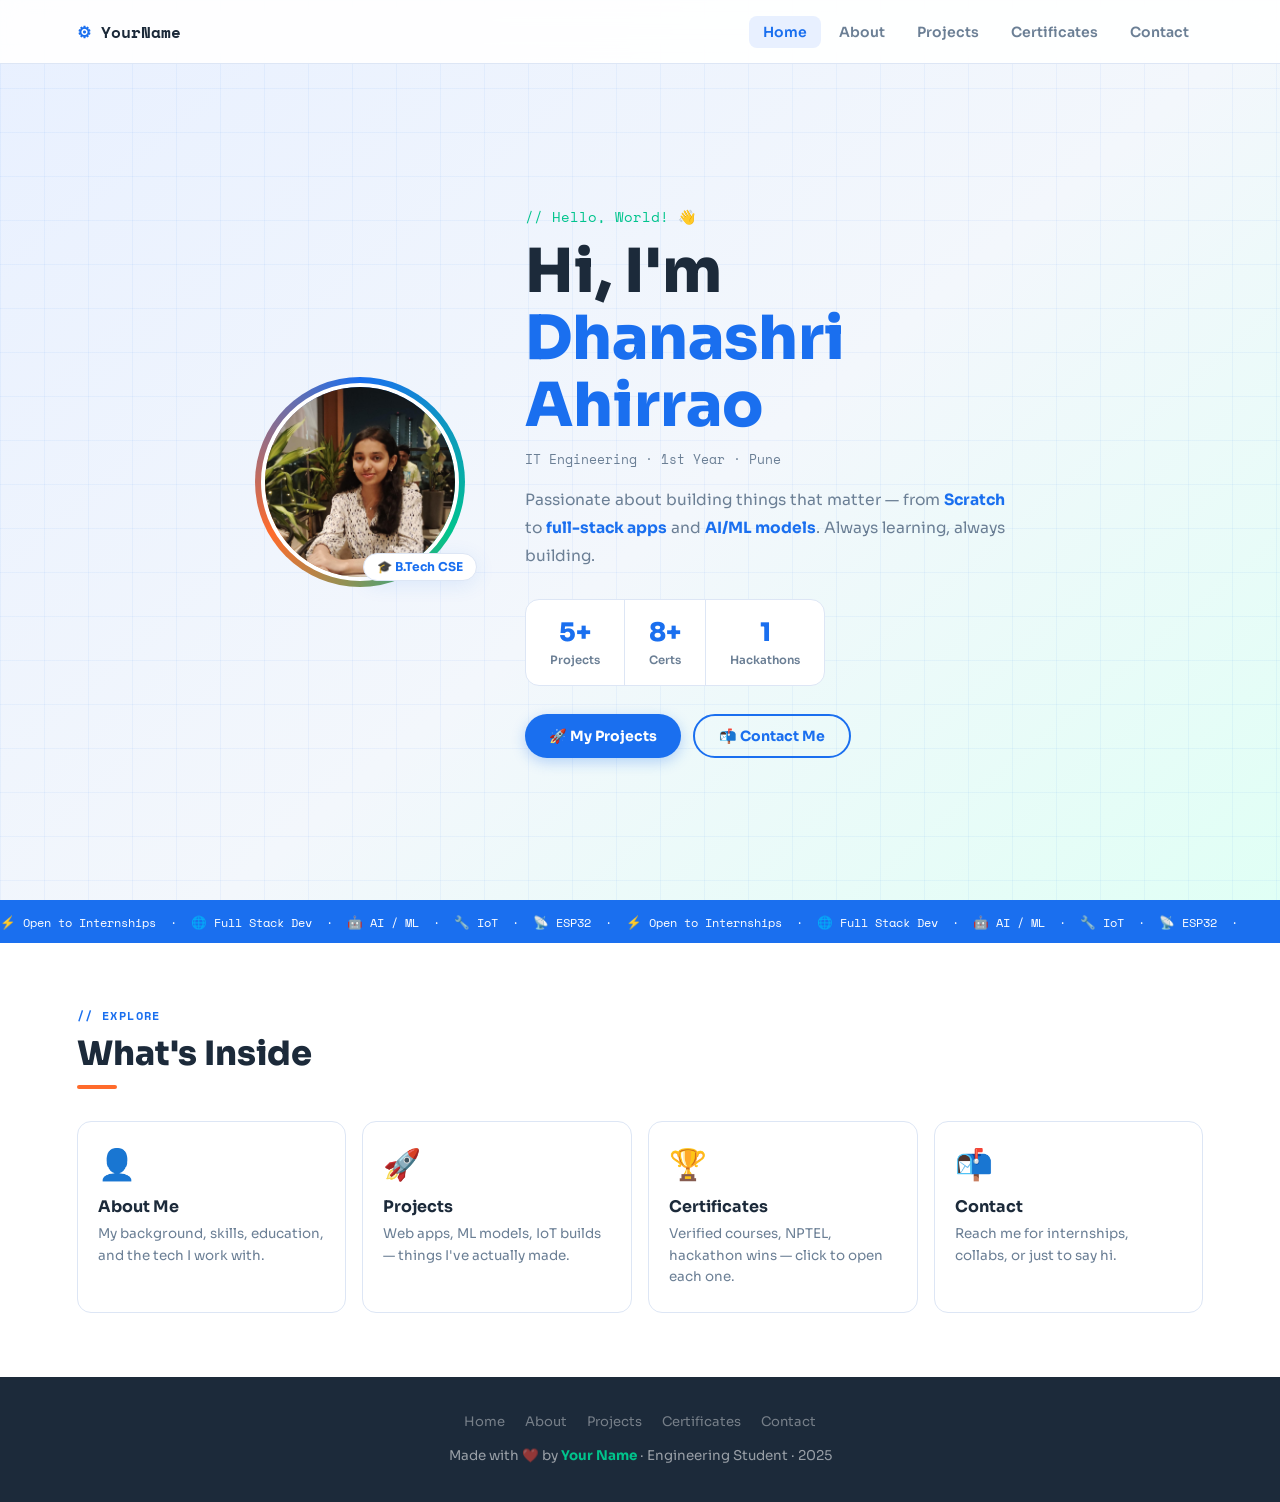
<file: index.html>
<!DOCTYPE html>
<html lang="en">
<head>
  <meta charset="UTF-8"/>
  <meta name="viewport" content="width=device-width, initial-scale=1.0"/>
  <title>Your Name · Portfolio</title>
  <link rel="stylesheet" href="style.css"/>
  <style>
    /* ── HERO ── */
    .hero {
      min-height: 100vh;
      display: flex; align-items: center; justify-content: center;
      padding-top: var(--nav-h);
      background: linear-gradient(140deg, #e8f0ff 0%, #f3f7fc 55%, #e0fff5 100%);
      position: relative; overflow: hidden;
    }
    .hero::before {
      content: ''; position: absolute; inset: 0;
      background-image:
        linear-gradient(rgba(26,111,239,0.055) 1px, transparent 1px),
        linear-gradient(90deg, rgba(26,111,239,0.055) 1px, transparent 1px);
      background-size: 44px 44px;
    }
    .hero-inner {
      position: relative; z-index: 1;
      display: flex; align-items: center; gap: 60px;
      flex-wrap: wrap; justify-content: center;
      padding: 48px 6%;
      max-width: 1080px; width: 100%;
    }

    /* Photo */
    .hero-photo-wrap { flex-shrink: 0; position: relative; }
    .photo-ring {
  width: 210px; height: 210px; border-radius: 50%; padding: 4px;
  background: conic-gradient(var(--blue), var(--green), var(--orange), var(--blue));
  animation: spin 9s linear infinite;
  display: flex; align-items: center; justify-content: center;
}
    @keyframes spin { to { transform: rotate(360deg); } }
    .hero-photo {
  width: 198px; height: 198px;
  border-radius: 50%;
  object-fit: cover;
  object-position: center top;
  border: 4px solid #fff;
  display: block;
  flex-shrink: 0;
  animation: spin 9s linear infinite reverse;
}
    .hero-badge {
      position: absolute; bottom: 6px; right: -12px;
      background: #fff; border: 1.5px solid var(--border);
      border-radius: 20px; padding: 5px 13px;
      font-size: 0.76rem; font-weight: 700; color: var(--blue);
      box-shadow: var(--shadow);
    }

    /* Text */
    .hero-text { max-width: 500px; }
    .hero-greet {
      font-family: 'Space Mono', monospace;
      color: var(--green); font-size: 0.88rem; display: block; margin-bottom: 12px;
    }
    .hero-name {
      font-size: clamp(2.4rem, 6vw, 3.8rem);
      font-weight: 800; line-height: 1.1; margin-bottom: 10px;
    }
    .hero-name em { font-style: normal; color: var(--blue); }
    .hero-sub {
      font-family: 'Space Mono', monospace;
      color: var(--muted); font-size: 0.82rem; margin-bottom: 18px;
    }
    .hero-bio { color: var(--muted); line-height: 1.8; font-size: 0.97rem; margin-bottom: 28px; }
    .hero-bio strong { color: var(--blue); font-weight: 700; }

    /* Stats row */
    .hero-stats {
      display: flex; align-items: center; gap: 0;
      background: var(--white); border: 1.5px solid var(--border);
      border-radius: var(--radius); margin-bottom: 28px;
      width: fit-content; overflow: hidden;
    }
    .stat { text-align: center; padding: 16px 24px; border-right: 1.5px solid var(--border); }
    .stat:last-child { border-right: none; }
    .stat-n { display: block; font-size: 1.6rem; font-weight: 800; color: var(--blue); }
    .stat-l { font-size: 0.72rem; color: var(--muted); font-weight: 600; }

    .hero-btns { display: flex; gap: 12px; flex-wrap: wrap; }

    /* Ticker */
    .ticker { background: var(--blue); overflow: hidden; padding: 11px 0; }
    .ticker-track {
      font-family: 'Space Mono', monospace; font-size: 0.78rem; color: #fff;
      white-space: nowrap; display: inline-block;
      animation: tick 22s linear infinite;
    }
    /* @keyframes tick { from { transform: translateX(0); } to { transform: translateX(-50%); } } */

    /* Quick Nav Cards */
    .quicknav { display: grid; grid-template-columns: repeat(auto-fit, minmax(200px, 1fr)); gap: 16px; }
    .qcard {
      background: var(--white); border: 1.5px solid var(--border);
      border-radius: var(--radius); padding: 24px 20px;
      color: var(--text); transition: all 0.22s;
      position: relative; overflow: hidden;
    }
    .qcard::after {
      content: ''; position: absolute; bottom: 0; left: 0; right: 0;
      height: 3px; background: linear-gradient(90deg, var(--blue), var(--green));
      transform: scaleX(0); transform-origin: left; transition: transform 0.28s;
    }
    .qcard:hover { transform: translateY(-5px); box-shadow: var(--shadow); }
    .qcard:hover::after { transform: scaleX(1); }
    .qcard-icon { font-size: 1.9rem; margin-bottom: 12px; }
    .qcard h3 { font-size: 1rem; font-weight: 700; margin-bottom: 6px; }
    .qcard p { color: var(--muted); font-size: 0.84rem; line-height: 1.6; }

    @media (max-width: 700px) {
      .hero-inner { flex-direction: column; text-align: center; gap: 32px; }
      .hero-stats { margin: 0 auto 24px; }
      .hero-btns { justify-content: center; }
    }
  </style>
</head>
<body>

<nav class="navbar">
  <a class="nav-logo" href="index.html">⚙ <span>YourName</span></a>
  <ul class="nav-links" id="nav">
    <li><a href="index.html" class="active">Home</a></li>
    <li><a href="about.html">About</a></li>
    <li><a href="projects.html">Projects</a></li>
    <li><a href="certificates.html">Certificates</a></li>
    <li><a href="contact.html">Contact</a></li>
  </ul>
  <button class="hamburger" onclick="document.getElementById('nav').classList.toggle('open')">☰</button>
</nav>

<main>

  <section class="hero">
    <div class="hero-inner">

      <div class="hero-photo-wrap">
        <div class="photo-ring">
          <!-- Replace src with your actual photo path, e.g. src="photo.jpg" -->
          <img class="hero-photo" src="my_photo.jpg" alt="Your Photo"/>
        </div>
        <span class="hero-badge">🎓 B.Tech CSE</span>
      </div>

      <div class="hero-text">
        <span class="hero-greet">// Hello, World! 👋</span>
        <h1 class="hero-name">Hi, I'm <em>Dhanashri Ahirrao</em></h1>
        <p class="hero-sub">IT Engineering · 1st Year · Pune</p>
        <p class="hero-bio">Passionate about building things that matter — from <strong>Scratch</strong> to <strong>full-stack apps</strong> and <strong>AI/ML models</strong>. Always learning, always building.</p>

        <div class="hero-stats">
          <div class="stat"><span class="stat-n">5+</span><span class="stat-l">Projects</span></div>
          <div class="stat"><span class="stat-n">8+</span><span class="stat-l">Certs</span></div>
          <div class="stat"><span class="stat-n">1</span><span class="stat-l">Hackathons</span></div>
        </div>

        <div class="hero-btns">
          <a href="projects.html" class="btn btn-blue">🚀 My Projects</a>
          <a href="contact.html" class="btn btn-ghost">📬 Contact Me</a>
        </div>
      </div>

    </div>
  </section>

  <div class="ticker">
    <span class="ticker-track">⚡ Open to Internships &nbsp;·&nbsp; 🌐 Full Stack Dev &nbsp;·&nbsp; 🤖 AI / ML &nbsp;·&nbsp; 🔧 IoT &nbsp;·&nbsp; 📡 ESP32 &nbsp;·&nbsp; ⚡ Open to Internships &nbsp;·&nbsp; 🌐 Full Stack Dev &nbsp;·&nbsp; 🤖 AI / ML &nbsp;·&nbsp; 🔧 IoT &nbsp;·&nbsp; 📡 ESP32 &nbsp;·&nbsp;</span>
  </div>

  <section class="section section-white">
    <span class="section-label">// Explore</span>
    <h2 class="section-title">What's Inside</h2>
    <div class="quicknav">
      <a href="about.html" class="qcard">
        <div class="qcard-icon">👤</div>
        <h3>About Me</h3>
        <p>My background, skills, education, and the tech I work with.</p>
      </a>
      <a href="projects.html" class="qcard">
        <div class="qcard-icon">🚀</div>
        <h3>Projects</h3>
        <p>Web apps, ML models, IoT builds — things I've actually made.</p>
      </a>
      <a href="certificates.html" class="qcard">
        <div class="qcard-icon">🏆</div>
        <h3>Certificates</h3>
        <p>Verified courses, NPTEL, hackathon wins — click to open each one.</p>
      </a>
      <a href="contact.html" class="qcard">
        <div class="qcard-icon">📬</div>
        <h3>Contact</h3>
        <p>Reach me for internships, collabs, or just to say hi.</p>
      </a>
    </div>
  </section>

</main>

<footer class="footer">
  <div class="footer-nav">
    <a href="index.html">Home</a>
    <a href="about.html">About</a>
    <a href="projects.html">Projects</a>
    <a href="certificates.html">Certificates</a>
    <a href="contact.html">Contact</a>
  </div>
  <p>Made with ❤️ by <strong>Your Name</strong> · Engineering Student · 2025</p>
</footer>

</body>
</html>
</file>
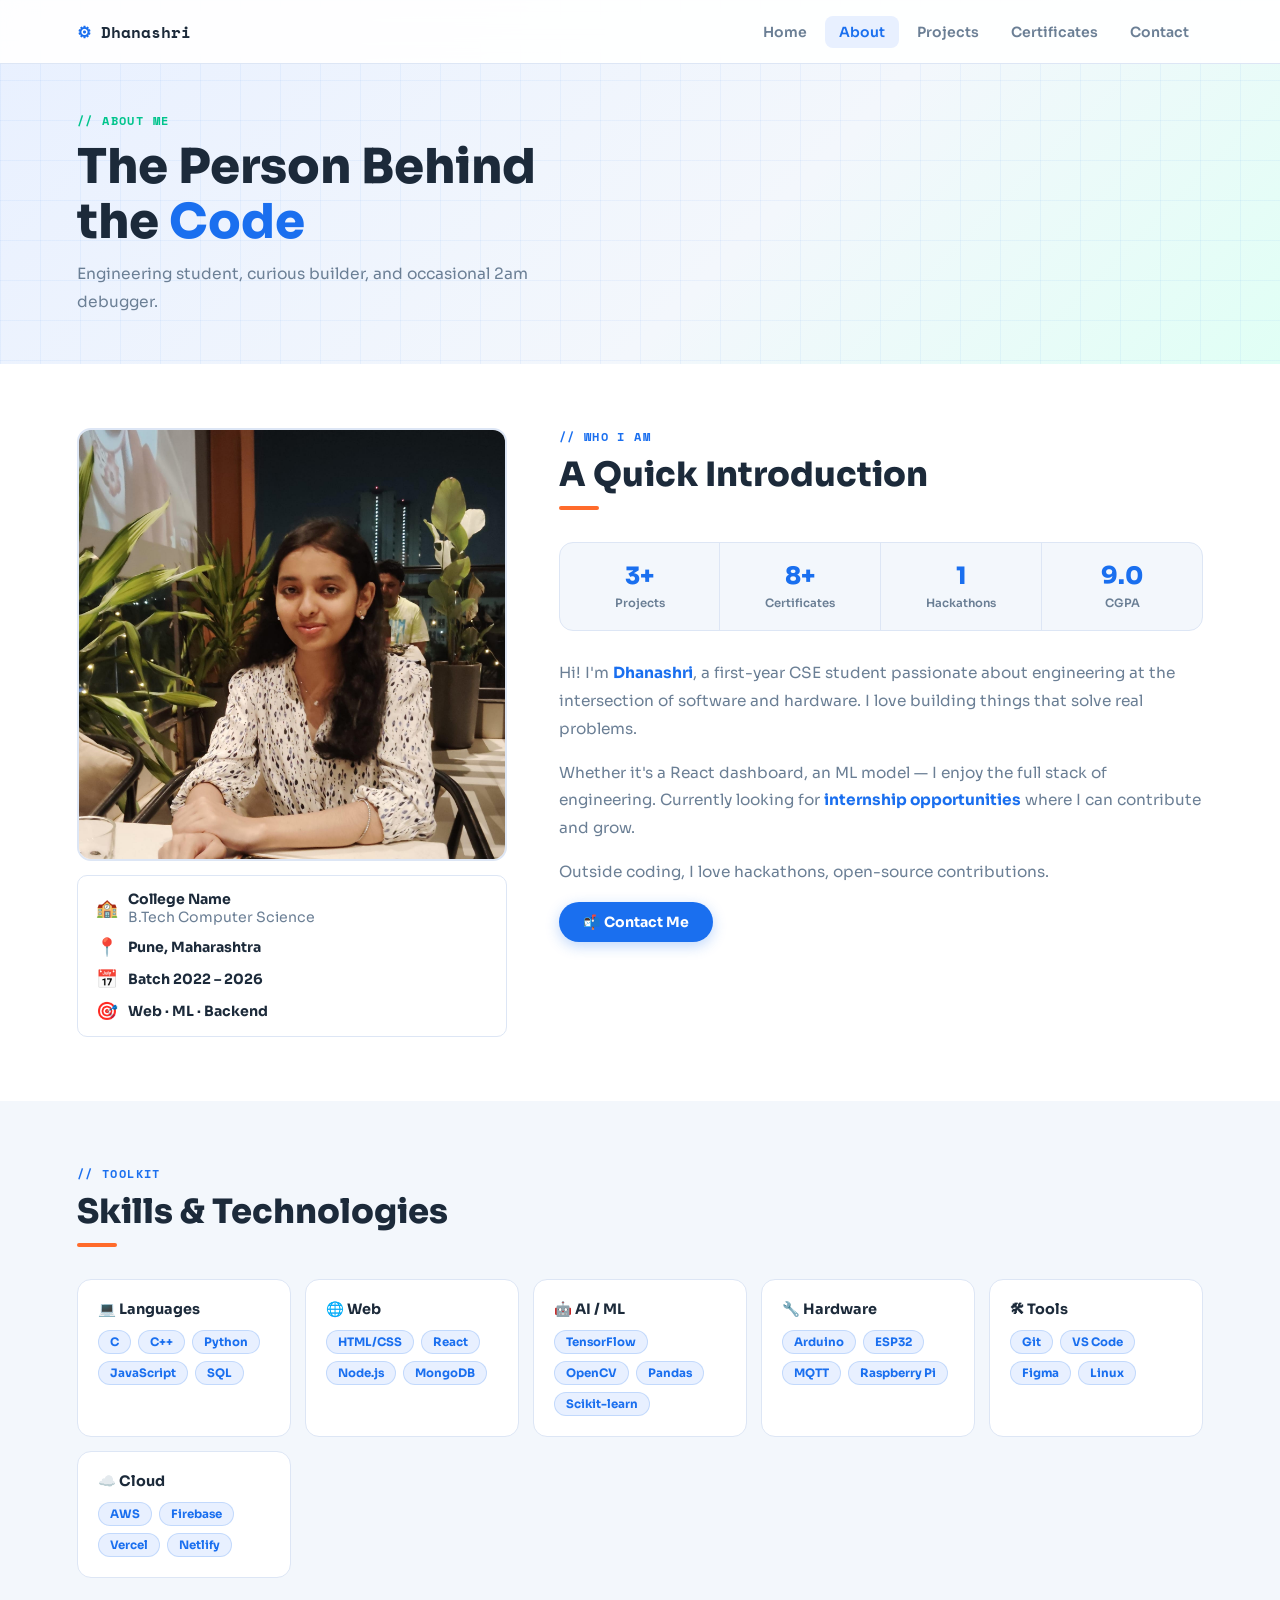
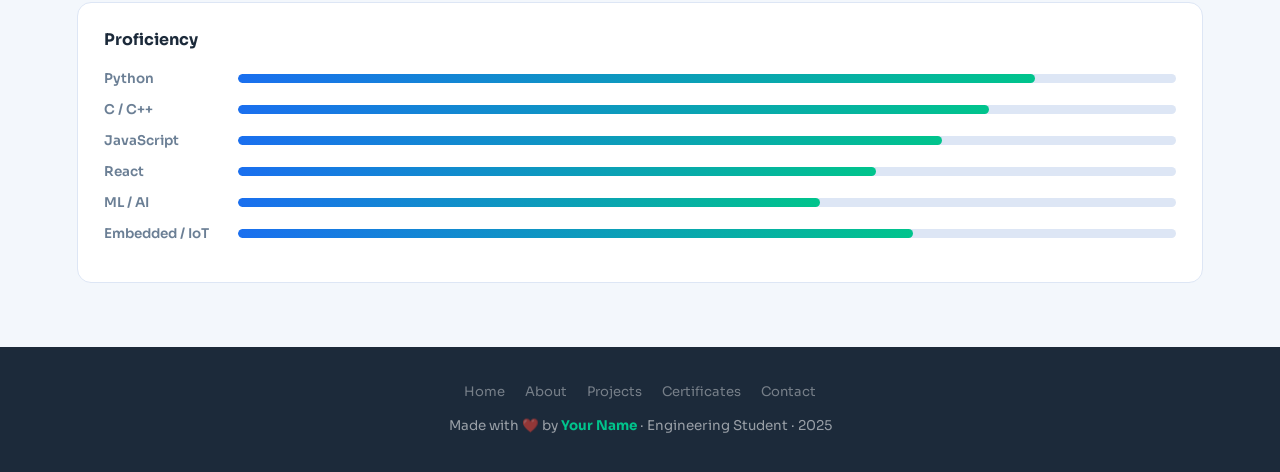
<file: about.html>
<!DOCTYPE html>
<html lang="en">
<head>
  <meta charset="UTF-8"/>
  <meta name="viewport" content="width=device-width, initial-scale=1.0"/>
  <title>About · Your Name</title>
  <link rel="stylesheet" href="style.css"/>
  <style>
    .about-grid {
      display: grid; grid-template-columns: 1fr 1.5fr;
      gap: 52px; align-items: start;
    }
    .about-photo {
      width: 100%; border-radius: var(--radius);
      border: 2px solid var(--border); object-fit: cover;
    }
    .info-chip {
      background: var(--white); border: 1.5px solid var(--border);
      border-radius: 10px; padding: 14px 18px;
      margin-top: 14px; display: flex; flex-direction: column; gap: 10px;
    }
    .chip-row { display: flex; align-items: center; gap: 10px; font-size: 0.88rem; }
    .chip-row span:first-child { font-size: 1.1rem; }
    .chip-row strong { color: var(--text); }
    .chip-row em { color: var(--muted); font-style: normal; }

    .about-para { color: var(--muted); line-height: 1.82; font-size: 0.96rem; margin-bottom: 16px; }
    .about-para strong { color: var(--blue); }

    .stats-row {
      display: flex; gap: 0; background: var(--bg);
      border: 1.5px solid var(--border); border-radius: var(--radius);
      overflow: hidden; margin-bottom: 28px;
    }
    .sbox { flex: 1; text-align: center; padding: 18px 10px; border-right: 1.5px solid var(--border); }
    .sbox:last-child { border-right: none; }
    .sbox-n { display: block; font-size: 1.5rem; font-weight: 800; color: var(--blue); }
    .sbox-l { font-size: 0.72rem; color: var(--muted); font-weight: 600; }

    /* Skills */
    .skills-grid { display: grid; grid-template-columns: repeat(auto-fit, minmax(200px, 1fr)); gap: 14px; }
    .skill-box {
      background: var(--white); border: 1.5px solid var(--border);
      border-radius: var(--radius); padding: 20px;
      transition: box-shadow 0.2s, transform 0.2s;
    }
    .skill-box:hover { box-shadow: var(--shadow); transform: translateY(-3px); }
    .skill-box h4 { font-size: 0.9rem; font-weight: 700; margin-bottom: 12px; }
    .tags-wrap { display: flex; flex-wrap: wrap; gap: 7px; }

    /* Bars */
    .bars { background: var(--white); border: 1.5px solid var(--border); border-radius: var(--radius); padding: 26px; }
    .bars h4 { font-weight: 700; margin-bottom: 20px; }
    .bar-row { display: flex; align-items: center; gap: 14px; margin-bottom: 14px; }
    .bar-row > span { min-width: 120px; font-size: 0.84rem; font-weight: 600; color: var(--muted); }
    .bar { flex: 1; height: 9px; background: var(--border); border-radius: 99px; overflow: hidden; }
    .bar-fill {
      height: 100%; border-radius: 99px;
      background: linear-gradient(90deg, var(--blue), var(--green));
      animation: growBar 1.2s ease-out;
    }
    @keyframes growBar { from { width: 0; } }

    @media (max-width: 760px) {
      .about-grid { grid-template-columns: 1fr; }
      .about-photo { max-width: 280px; margin: 0 auto; }
    }
  </style>
</head>
<body>

<nav class="navbar">
  <a class="nav-logo" href="index.html">⚙ <span>Dhanashri</span></a>
  <ul class="nav-links" id="nav">
    <li><a href="index.html">Home</a></li>
    <li><a href="about.html" class="active">About</a></li>
    <li><a href="projects.html">Projects</a></li>
    <li><a href="certificates.html">Certificates</a></li>
    <li><a href="contact.html">Contact</a></li>
  </ul>
  <button class="hamburger" onclick="document.getElementById('nav').classList.toggle('open')">☰</button>
</nav>

<main>

  <div class="banner">
    <div class="banner-inner">
      <span class="banner-tag">// About Me</span>
      <h1>The Person Behind<br/>the <em>Code</em></h1>
      <p>Engineering student, curious builder, and occasional 2am debugger.</p>
    </div>
  </div>

  <!-- BIO -->
  <section class="section section-white">
    <div class="about-grid">
      <div>
        <!-- Replace with your actual photo -->
        <img class="about-photo" src="my_photo.jpg" alt="About Photo"/>
        <div class="info-chip">
          <div class="chip-row"><span>🏫</span><div><strong>College Name</strong><br/><em>B.Tech Computer Science</em></div></div>
          <div class="chip-row"><span>📍</span><div><strong>Pune, Maharashtra</strong></div></div>
          <div class="chip-row"><span>📅</span><div><strong>Batch 2022 – 2026</strong></div></div>
          <div class="chip-row"><span>🎯</span><div><strong>Web · ML · Backend</strong></div></div>
        </div>
      </div>

      <div>
        <span class="section-label">// Who I Am</span>
        <h2 class="section-title">A Quick Introduction</h2>

        <div class="stats-row">
          <div class="sbox"><span class="sbox-n">3+</span><span class="sbox-l">Projects</span></div>
          <div class="sbox"><span class="sbox-n">8+</span><span class="sbox-l">Certificates</span></div>
          <div class="sbox"><span class="sbox-n">1</span><span class="sbox-l">Hackathons</span></div>
          <div class="sbox"><span class="sbox-n">9.0</span><span class="sbox-l">CGPA</span></div>
        </div>

        <p class="about-para">Hi! I'm <strong>Dhanashri</strong>, a first-year CSE student passionate about engineering at the intersection of software and hardware. I love building things that solve real problems.</p>
        <p class="about-para">Whether it's a React dashboard, an ML model — I enjoy the full stack of engineering. Currently looking for <strong>internship opportunities</strong> where I can contribute and grow.</p>
        <p class="about-para">Outside coding, I love hackathons, open-source contributions.</p>

        <div style="display:flex;gap:12px;flex-wrap:wrap;">
          <a href="contact.html" class="btn btn-blue">📬 Contact Me</a>
          <!-- <a href="#" class="btn btn-ghost">📄 Download Resume</a> -->
        </div>
      </div>
    </div>
  </section>

  <!-- SKILLS -->
  <section class="section">
    <span class="section-label">// Toolkit</span>
    <h2 class="section-title">Skills & Technologies</h2>

    <div class="skills-grid" style="margin-bottom:24px;">
      <div class="skill-box">
        <h4>💻 Languages</h4>
        <div class="tags-wrap">
          <span class="tag">C</span><span class="tag">C++</span><span class="tag">Python</span>
          <span class="tag">JavaScript</span><span class="tag">SQL</span>
        </div>
      </div>
      <div class="skill-box">
        <h4>🌐 Web</h4>
        <div class="tags-wrap">
          <span class="tag">HTML/CSS</span><span class="tag">React</span>
          <span class="tag">Node.js</span><span class="tag">MongoDB</span>
        </div>
      </div>
      <div class="skill-box">
        <h4>🤖 AI / ML</h4>
        <div class="tags-wrap">
          <span class="tag">TensorFlow</span><span class="tag">OpenCV</span>
          <span class="tag">Pandas</span><span class="tag">Scikit-learn</span>
        </div>
      </div>
      <div class="skill-box">
        <h4>🔧 Hardware</h4>
        <div class="tags-wrap">
          <span class="tag">Arduino</span><span class="tag">ESP32</span>
          <span class="tag">MQTT</span><span class="tag">Raspberry Pi</span>
        </div>
      </div>
      <div class="skill-box">
        <h4>🛠 Tools</h4>
        <div class="tags-wrap">
          <span class="tag">Git</span><span class="tag">VS Code</span>
          <span class="tag">Figma</span><span class="tag">Linux</span>
        </div>
      </div>
      <div class="skill-box">
        <h4>☁️ Cloud</h4>
        <div class="tags-wrap">
          <span class="tag">AWS</span><span class="tag">Firebase</span>
          <span class="tag">Vercel</span><span class="tag">Netlify</span>
        </div>
      </div>
    </div>

    <div class="bars">
      <h4>Proficiency</h4>
      <div class="bar-row"><span>Python</span><div class="bar"><div class="bar-fill" style="width:85%"></div></div></div>
      <div class="bar-row"><span>C / C++</span><div class="bar"><div class="bar-fill" style="width:80%"></div></div></div>
      <div class="bar-row"><span>JavaScript</span><div class="bar"><div class="bar-fill" style="width:75%"></div></div></div>
      <div class="bar-row"><span>React</span><div class="bar"><div class="bar-fill" style="width:68%"></div></div></div>
      <div class="bar-row"><span>ML / AI</span><div class="bar"><div class="bar-fill" style="width:62%"></div></div></div>
      <div class="bar-row"><span>Embedded / IoT</span><div class="bar"><div class="bar-fill" style="width:72%"></div></div></div>
    </div>
  </section>

</main>

<footer class="footer">
  <div class="footer-nav">
    <a href="index.html">Home</a><a href="about.html">About</a>
    <a href="projects.html">Projects</a><a href="certificates.html">Certificates</a>
    <a href="contact.html">Contact</a>
  </div>
  <p>Made with ❤️ by <strong>Your Name</strong> · Engineering Student · 2025</p>
</footer>

</body>
</html>
</file>
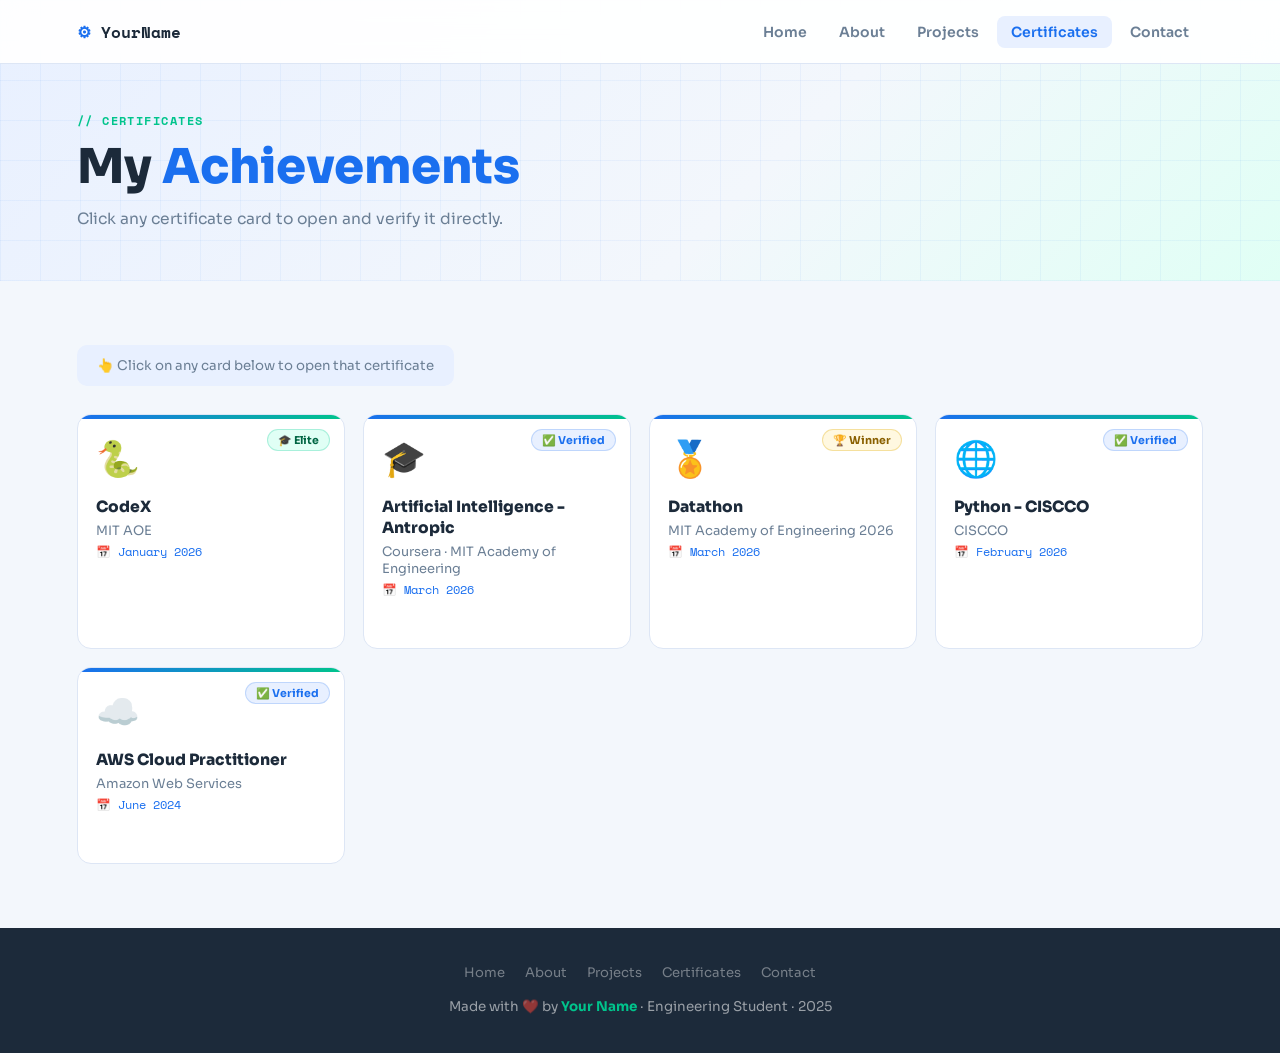
<file: certificates.html>
<!DOCTYPE html>
<html lang="en">
<head>
  <meta charset="UTF-8"/>
  <meta name="viewport" content="width=device-width, initial-scale=1.0"/>
  <title>Certificates · Your Name</title>
  <link rel="stylesheet" href="style.css"/>
  <style>
    /*
    ══════════════════════════════════════════════
    HOW TO ADD / EDIT A CERTIFICATE:

    1. Copy any <a class="cert-card"> block below
    2. Change href="..." to your certificate link
       Examples:
       - Coursera:  https://coursera.org/verify/XXXXXXXXXX
       - NPTEL:     https://nptel.ac.in/noc/verify
       - LinkedIn:  https://linkedin.com/learning/certificates/...
       - Google Drive: https://drive.google.com/file/d/FILE_ID/view
       - Local PDF: certificates/my-cert.pdf
    3. Update the emoji icon, title, issuer, date
    4. Change the ribbon label (Verified / Winner / Elite)
    ══════════════════════════════════════════════
    */

    .certs-grid {
      display: grid;
      grid-template-columns: repeat(auto-fill, minmax(260px, 1fr));
      gap: 18px;
    }

    /* The whole card is a clickable link */
    .cert-card {
      display: flex; flex-direction: column;
      background: var(--white); border: 1.5px solid var(--border);
      border-radius: var(--radius); overflow: hidden;
      color: var(--text); cursor: pointer;
      transition: transform 0.22s, box-shadow 0.22s, border-color 0.22s;
      position: relative;
    }
    .cert-card::before {
      content: ''; position: absolute; top: 0; left: 0; right: 0;
      height: 4px;
      background: linear-gradient(90deg, var(--blue), var(--green));
    }
    .cert-card:hover {
      transform: translateY(-5px);
      box-shadow: var(--shadow);
      border-color: var(--blue);
    }

    /* Ribbon badge */
    .cert-ribbon {
      position: absolute; top: 14px; right: 14px;
      font-size: 0.68rem; font-weight: 700;
      padding: 3px 10px; border-radius: 20px;
    }
    .ribbon-blue { background: var(--blue-light); color: var(--blue); border: 1px solid rgba(26,111,239,0.2); }
    .ribbon-gold { background: #fff8e0; color: #8a6000; border: 1px solid rgba(220,170,0,0.3); }
    .ribbon-green { background: #e0fff5; color: #006644; border: 1px solid rgba(0,196,140,0.25); }
    .ribbon-silver { background: #f0f0f5; color: #5a5a7a; border: 1px solid #d0d0e0; }

    .cert-top { padding: 22px 18px 8px; }
    .cert-icon { font-size: 2.2rem; display: block; margin-bottom: 4px; }

    .cert-body { padding: 4px 18px 20px; flex: 1; display: flex; flex-direction: column; gap: 4px; }
    .cert-body h4 { font-size: 0.97rem; font-weight: 800; line-height: 1.35; }
    .cert-issuer { color: var(--muted); font-size: 0.81rem; }
    .cert-date {
      font-family: 'Space Mono', monospace;
      color: var(--blue); font-size: 0.73rem; margin-bottom: 10px;
    }

    /* "Click to open" hint that appears on hover */
    .cert-hint {
      display: inline-flex; align-items: center; gap: 5px;
      font-size: 0.78rem; font-weight: 700; color: var(--blue);
      opacity: 0; transform: translateY(4px);
      transition: opacity 0.2s, transform 0.2s;
    }
    .cert-card:hover .cert-hint { opacity: 1; transform: translateY(0); }

    .hint-note {
      text-align: center; color: var(--muted);
      font-size: 0.83rem; margin-bottom: 28px;
      background: var(--blue-light); border-radius: 10px;
      padding: 12px 20px; display: inline-block;
    }
  </style>
</head>
<body>

<nav class="navbar">
  <a class="nav-logo" href="index.html">⚙ <span>YourName</span></a>
  <ul class="nav-links" id="nav">
    <li><a href="index.html">Home</a></li>
    <li><a href="about.html">About</a></li>
    <li><a href="projects.html">Projects</a></li>
    <li><a href="certificates.html" class="active">Certificates</a></li>
    <li><a href="contact.html">Contact</a></li>
  </ul>
  <button class="hamburger" onclick="document.getElementById('nav').classList.toggle('open')">☰</button>
</nav>

<main>

  <div class="banner">
    <div class="banner-inner">
      <span class="banner-tag">// Certificates</span>
      <h1>My <em>Achievements</em></h1>
      <p>Click any certificate card to open and verify it directly.</p>
    </div>
  </div>

  <section class="section">

    <p class="hint-note">👆 Click on any card below to open that certificate</p>

    <div class="certs-grid">


     <!--
        ★ NPTEL
        → Change href to your NPTEL verify link
      -->
      <a class="cert-card" href="codex.jpg" target="_blank">
        <span class="cert-ribbon ribbon-green">🎓 Elite</span>
        <div class="cert-top">
          <span class="cert-icon">🐍</span>
        </div>
        <div class="cert-body">
          <h4>CodeX</h4>
          <p class="cert-issuer">MIT AOE</p>
          <p class="cert-date">📅 January 2026</p>
          <span class="cert-hint">🔗 Open Certificate →</span>
        </div>
      </a> 

      <!--
        ★ CERTIFICATE 1
        → Change href to your real Coursera/NPTEL/etc link
      -->
      <a class="cert-card" href="https://coursera.org/verify/YOUR-ID-HERE" target="_blank">
        <span class="cert-ribbon ribbon-blue">✅ Verified</span>
        <div class="cert-top">
          <span class="cert-icon">🎓</span>
        </div>
        <div class="cert-body">
          <h4>Artificial Intelligence - Antropic</h4>
          <p class="cert-issuer">Coursera · MIT Academy of Engineering</p>
          <p class="cert-date">📅 March 2026</p>
          <span class="cert-hint">🔗 Open Certificate →</span>
        </div>
      </a>


      <!--
        ★ HACKATHON WIN
        → Change href to your certificate image / Google Drive link
      -->
      <a class="cert-card" href="datathon.jpg" target="_blank">
        <span class="cert-ribbon ribbon-gold">🏆 Winner</span>
        <div class="cert-top">
          <span class="cert-icon">🏅</span>
        </div>
        <div class="cert-body">
          <h4>Datathon</h4>
          <p class="cert-issuer">MIT Academy of Engineering 2026</p>
          <p class="cert-date">📅 March 2026</p>
          <span class="cert-hint">🔗 Open Certificate →</span>
        </div>
      </a>

      
      <!--
        ★ CERTIFICATE 2
        → Change href to your Udemy certificate link
      -->
      <a class="cert-card" href="python.jpg" target="_blank">
        <span class="cert-ribbon ribbon-blue">✅ Verified</span>
        <div class="cert-top">
          <span class="cert-icon">🌐</span>
        </div>
        <div class="cert-body">
          <h4>Python - CISCCO</h4>
          <p class="cert-issuer">CISCCO</p>
          <p class="cert-date">📅 February 2026</p>
          <span class="cert-hint">🔗 Open Certificate →</span>
        </div>
      </a>

      <!--
        ★ CERTIFICATE 3
        → Change href to your AWS certificate verify link
      -->
      <a class="cert-card" href="https://aws.amazon.com/verification" target="_blank">
        <span class="cert-ribbon ribbon-blue">✅ Verified</span>
        <div class="cert-top">
          <span class="cert-icon">☁️</span>
        </div>
        <div class="cert-body">
          <h4>AWS Cloud Practitioner</h4>
          <p class="cert-issuer">Amazon Web Services</p>
          <p class="cert-date">📅 June 2024</p>
          <span class="cert-hint">🔗 Open Certificate →</span>
        </div>
      </a>

      

      <!--
        ★ RUNNER UP HACKATHON
        → Change href to your certificate
      -->
      <!-- <a class="cert-card" href="#" target="_blank">
        <span class="cert-ribbon ribbon-silver">🥈 Runner Up</span>
        <div class="cert-top">
          <span class="cert-icon">💡</span>
        </div>
        <div class="cert-body">
          <h4>HackWithInfy 2023</h4>
          <p class="cert-issuer">Infosys Hackathon</p>
          <p class="cert-date">📅 August 2023</p>
          <span class="cert-hint">🔗 Open Certificate →</span>
        </div>
      </a> -->

      <!--
        ★ GOOGLE
        → Change href to your Google certificate link
      -->
      <!-- <a class="cert-card" href="https://grow.google/certificates" target="_blank">
        <span class="cert-ribbon ribbon-blue">✅ Verified</span>
        <div class="cert-top">
          <span class="cert-icon">🎨</span>
        </div>
        <div class="cert-body">
          <h4>Google UX Design</h4>
          <p class="cert-issuer">Google · Coursera</p>
          <p class="cert-date">📅 July 2023</p>
          <span class="cert-hint">🔗 Open Certificate →</span>
        </div>
      </a> -->

      <!--
        ★ ADD YOUR OWN
        Copy the block above, paste here, edit href + details
      -->

    </div>
  </section>

</main>

<footer class="footer">
  <div class="footer-nav">
    <a href="index.html">Home</a><a href="about.html">About</a>
    <a href="projects.html">Projects</a><a href="certificates.html">Certificates</a>
    <a href="contact.html">Contact</a>
  </div>
  <p>Made with ❤️ by <strong>Your Name</strong> · Engineering Student · 2025</p>
</footer>

</body>
</html>
</file>
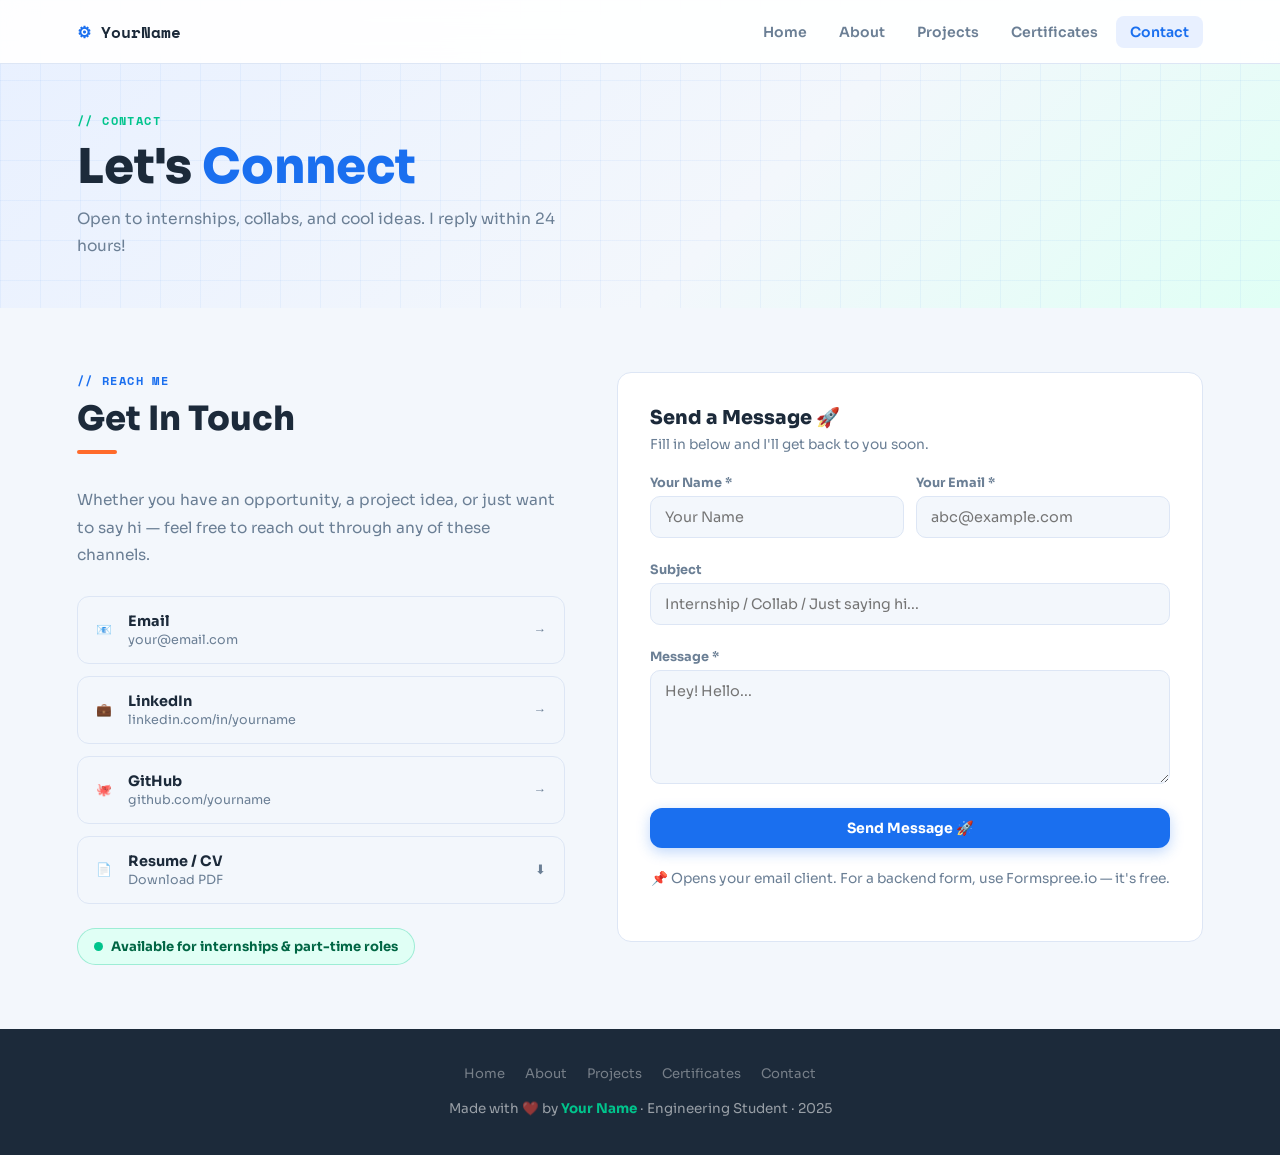
<file: contact.html>
<!DOCTYPE html>
<html lang="en">
<head>
  <meta charset="UTF-8"/>
  <meta name="viewport" content="width=device-width, initial-scale=1.0"/>
  <title>Contact · Your Name</title>
  <link rel="stylesheet" href="style.css"/>
  <style>
    .contact-grid {
      display: grid; grid-template-columns: 1fr 1.2fr;
      gap: 52px; align-items: start;
    }
    .contact-intro { color: var(--muted); font-size: 0.96rem; line-height: 1.78; margin-bottom: 28px; }

    /* Social link cards */
    .social-links { display: flex; flex-direction: column; gap: 12px; margin-bottom: 24px; }
    .slink {
      display: flex; align-items: center; gap: 16px;
      background: var(--bg); border: 1.5px solid var(--border);
      border-radius: 12px; padding: 15px 18px;
      color: var(--text); font-size: 0.9rem;
      transition: all 0.2s;
    }
    .slink:hover { border-color: var(--blue); background: var(--blue-light); transform: translateX(5px); }
    .slink-icon { font-size: 1.6rem; flex-shrink: 0; }
    .slink strong { display: block; font-size: 0.9rem; }
    .slink span { color: var(--muted); font-size: 0.79rem; }
    .slink-arrow { margin-left: auto; color: var(--blue); font-size: 0.9rem; }

    .avail {
      display: inline-flex; align-items: center; gap: 8px;
      background: #e0fff5; border: 1.5px solid rgba(0,196,140,0.3);
      border-radius: 24px; padding: 9px 16px;
      font-size: 0.82rem; font-weight: 700; color: #006644;
    }
    .dot {
      width: 9px; height: 9px; border-radius: 50%; background: var(--green);
      animation: pulse 2s infinite;
    }
    @keyframes pulse {
      0%,100% { box-shadow: 0 0 0 3px rgba(0,196,140,0.2); }
      50% { box-shadow: 0 0 0 6px rgba(0,196,140,0.08); }
    }

    /* Form */
    .form-box {
      background: var(--white); border: 1.5px solid var(--border);
      border-radius: var(--radius); padding: 32px;
    }
    .form-box h3 { font-size: 1.2rem; font-weight: 800; margin-bottom: 6px; }
    .form-box > p { color: var(--muted); font-size: 0.86rem; margin-bottom: 22px; }
    .form-row { display: grid; grid-template-columns: 1fr 1fr; gap: 12px; }
    .fgroup { display: flex; flex-direction: column; gap: 5px; margin-bottom: 12px; }
    .fgroup.full { grid-column: 1/-1; }
    .fgroup label { font-size: 0.8rem; font-weight: 700; color: var(--muted); }
    .fgroup input, .fgroup textarea {
      padding: 11px 14px;
      border: 1.5px solid var(--border); border-radius: 10px;
      font-family: 'Sora', sans-serif; font-size: 0.9rem;
      background: var(--bg); color: var(--text);
      outline: none; resize: vertical;
      transition: border-color 0.2s, box-shadow 0.2s;
    }
    .fgroup input:focus, .fgroup textarea:focus {
      border-color: var(--blue);
      box-shadow: 0 0 0 3px rgba(26,111,239,0.1);
      background: var(--white);
    }
    .form-note { font-size: 0.74rem; color: var(--muted); text-align: center; margin-top: 10px; }

    @media (max-width: 760px) {
      .contact-grid { grid-template-columns: 1fr; }
      .form-row { grid-template-columns: 1fr; }
    }
  </style>
</head>
<body>

<nav class="navbar">
  <a class="nav-logo" href="index.html">⚙ <span>YourName</span></a>
  <ul class="nav-links" id="nav">
    <li><a href="index.html">Home</a></li>
    <li><a href="about.html">About</a></li>
    <li><a href="projects.html">Projects</a></li>
    <li><a href="certificates.html">Certificates</a></li>
    <li><a href="contact.html" class="active">Contact</a></li>
  </ul>
  <button class="hamburger" onclick="document.getElementById('nav').classList.toggle('open')">☰</button>
</nav>

<main>

  <div class="banner">
    <div class="banner-inner">
      <span class="banner-tag">// Contact</span>
      <h1>Let's <em>Connect</em></h1>
      <p>Open to internships, collabs, and cool ideas. I reply within 24 hours!</p>
    </div>
  </div>

  <section class="section">
    <div class="contact-grid">

      <!-- LEFT -->
      <div>
        <span class="section-label">// Reach Me</span>
        <h2 class="section-title">Get In Touch</h2>
        <p class="contact-intro">Whether you have an opportunity, a project idea, or just want to say hi — feel free to reach out through any of these channels.</p>

        <div class="social-links">
          <a href="mailto:your@email.com" class="slink">
            <span class="slink-icon">📧</span>
            <div><strong>Email</strong><span>your@email.com</span></div>
            <span class="slink-arrow">→</span>
          </a>
          <a href="https://linkedin.com/in/yourname" target="_blank" class="slink">
            <span class="slink-icon">💼</span>
            <div><strong>LinkedIn</strong><span>linkedin.com/in/yourname</span></div>
            <span class="slink-arrow">→</span>
          </a>
          <a href="https://github.com/yourname" target="_blank" class="slink">
            <span class="slink-icon">🐙</span>
            <div><strong>GitHub</strong><span>github.com/yourname</span></div>
            <span class="slink-arrow">→</span>
          </a>
          <a href="#" class="slink">
            <span class="slink-icon">📄</span>
            <div><strong>Resume / CV</strong><span>Download PDF</span></div>
            <span class="slink-arrow">⬇</span>
          </a>
        </div>

        <div class="avail">
          <span class="dot"></span>
          Available for internships &amp; part-time roles
        </div>
      </div>

      <!-- RIGHT: Form -->
      <div>
        <div class="form-box">
          <h3>Send a Message 🚀</h3>
          <p>Fill in below and I'll get back to you soon.</p>

          <div class="form-row">
            <div class="fgroup">
              <label>Your Name *</label>
              <input type="text" id="fname" placeholder="Your Name"/>
            </div>
            <div class="fgroup">
              <label>Your Email *</label>
              <input type="email" id="femail" placeholder="abc@example.com"/>
            </div>
            <div class="fgroup full">
              <label>Subject</label>
              <input type="text" id="fsubj" placeholder="Internship / Collab / Just saying hi..."/>
            </div>
            <div class="fgroup full">
              <label>Message *</label>
              <textarea id="fmsg" rows="5" placeholder="Hey! Hello..."></textarea>
            </div>
            <div class="fgroup full">
              <button class="btn btn-blue" onclick="send()" style="width:100%;justify-content:center;border-radius:12px;">
                Send Message 🚀
              </button>
            </div>
          </div>
          <p class="form-note">📌 Opens your email client. For a backend form, use Formspree.io — it's free.</p>
        </div>
      </div>

    </div>
  </section>

</main>

<footer class="footer">
  <div class="footer-nav">
    <a href="index.html">Home</a><a href="about.html">About</a>
    <a href="projects.html">Projects</a><a href="certificates.html">Certificates</a>
    <a href="contact.html">Contact</a>
  </div>
  <p>Made with ❤️ by <strong>Your Name</strong> · Engineering Student · 2025</p>
</footer>

<script>
  function send() {
    const n = document.getElementById('fname').value.trim();
    const e = document.getElementById('femail').value.trim();
    const s = document.getElementById('fsubj').value.trim();
    const m = document.getElementById('fmsg').value.trim();
    if (!n || !e || !m) { alert('Please fill in Name, Email, and Message.'); return; }
    window.location.href = `mailto:your@email.com?subject=${encodeURIComponent(s||'Portfolio Contact')}&body=${encodeURIComponent('From: '+n+' ('+e+')\n\n'+m)}`;
  }
</script>
</body>
</html>
</file>
<file: style.css>
/* ================================
   PORTFOLIO — Shared Styles
   style.css
================================ */

@import url('https://fonts.googleapis.com/css2?family=Sora:wght@400;600;700;800&family=Space+Mono:wght@400;700&display=swap');

:root {
  --blue: #1a6fef;
  --blue-light: #e8f0ff;
  --orange: #ff6b2b;
  --green: #00c48c;
  --text: #1c2a3a;
  --muted: #6b7f95;
  --border: #dde6f5;
  --bg: #f3f7fc;
  --white: #ffffff;
  --nav-h: 64px;
  --radius: 14px;
  --shadow: 0 4px 20px rgba(26,111,239,0.10);
}

*, *::before, *::after { box-sizing: border-box; margin: 0; padding: 0; }
html { scroll-behavior: smooth; }
body {
  font-family: 'Sora', sans-serif;
  background: var(--bg); color: var(--text);
  min-height: 100vh; display: flex; flex-direction: column;
}
main { flex: 1; }
a { text-decoration: none; color: inherit; }
img { max-width: 100%; display: block; }

::-webkit-scrollbar { width: 5px; }
::-webkit-scrollbar-thumb { background: var(--blue); border-radius: 99px; }

/* ── NAVBAR ── */
.navbar {
  position: fixed; top: 0; width: 100%; z-index: 100;
  height: var(--nav-h);
  display: flex; align-items: center; justify-content: space-between;
  padding: 0 6%;
  background: rgba(255,255,255,0.92);
  backdrop-filter: blur(12px);
  border-bottom: 1.5px solid var(--border);
}
.nav-logo {
  font-family: 'Space Mono', monospace;
  font-size: 1rem; font-weight: 700;
  color: var(--blue);
}
.nav-logo span { color: var(--text); }
.nav-links { list-style: none; display: flex; gap: 4px; }
.nav-links a {
  padding: 7px 14px; border-radius: 8px;
  font-size: 0.875rem; font-weight: 600; color: var(--muted);
  transition: all 0.18s;
}
.nav-links a:hover, .nav-links a.active {
  color: var(--blue); background: var(--blue-light);
}
.hamburger {
  display: none; background: none; border: none;
  font-size: 1.4rem; cursor: pointer; color: var(--blue);
}

/* ── PAGE BANNER ── */
.banner {
  padding: calc(var(--nav-h) + 48px) 6% 48px;
  background: linear-gradient(135deg, #e8f0ff, #f3f7fc 60%, #e0fff5);
  position: relative; overflow: hidden;
}
.banner::before {
  content: ''; position: absolute; inset: 0;
  background-image:
    linear-gradient(rgba(26,111,239,0.055) 1px, transparent 1px),
    linear-gradient(90deg, rgba(26,111,239,0.055) 1px, transparent 1px);
  background-size: 40px 40px;
}
.banner-inner { position: relative; z-index: 1; }
.banner-tag {
  font-family: 'Space Mono', monospace;
  font-size: 0.75rem; font-weight: 700;
  color: var(--green); letter-spacing: 0.12em;
  text-transform: uppercase; display: block; margin-bottom: 10px;
}
.banner h1 {
  font-size: clamp(1.9rem, 5vw, 3rem);
  font-weight: 800; margin-bottom: 12px; line-height: 1.15;
}
.banner h1 em { font-style: normal; color: var(--blue); }
.banner p { color: var(--muted); font-size: 0.97rem; line-height: 1.75; max-width: 480px; }

/* ── SECTIONS ── */
.section { padding: 64px 6%; }
.section-white { background: var(--white); }
.section-label {
  font-family: 'Space Mono', monospace;
  font-size: 0.73rem; font-weight: 700; color: var(--blue);
  letter-spacing: 0.12em; text-transform: uppercase;
  display: block; margin-bottom: 8px;
}
.section-title {
  font-size: clamp(1.5rem, 3vw, 2.1rem);
  font-weight: 800; margin-bottom: 32px;
}
.section-title::after {
  content: ''; display: block; width: 40px; height: 4px;
  background: var(--orange); border-radius: 4px; margin-top: 10px;
}

/* ── BUTTONS ── */
.btn {
  display: inline-flex; align-items: center; gap: 7px;
  padding: 11px 24px; border-radius: 50px;
  font-family: 'Sora', sans-serif;
  font-size: 0.88rem; font-weight: 700;
  border: none; cursor: pointer; transition: all 0.2s;
}
.btn-blue { background: var(--blue); color: #fff; box-shadow: 0 4px 14px rgba(26,111,239,0.28); }
.btn-blue:hover { background: #0d55d0; transform: translateY(-2px); }
.btn-ghost { background: transparent; color: var(--blue); border: 2px solid var(--blue); }
.btn-ghost:hover { background: var(--blue-light); transform: translateY(-2px); }
.btn-sm { padding: 8px 16px; font-size: 0.8rem; border-radius: 8px; }

/* ── TAGS ── */
.tag {
  display: inline-block;
  padding: 4px 11px; border-radius: 20px;
  font-size: 0.73rem; font-weight: 700;
  background: var(--blue-light); color: var(--blue);
  border: 1.5px solid rgba(26,111,239,0.18);
}
.tag-gray { background: var(--bg); color: var(--muted); border-color: var(--border); }
.tag-green { background: #e0fff5; color: #007a55; border-color: rgba(0,196,140,0.25); }
.tag-orange { background: #fff0e8; color: #bb4400; border-color: rgba(255,107,43,0.2); }

/* ── FOOTER ── */
.footer {
  background: var(--text); color: rgba(255,255,255,0.55);
  padding: 32px 6%; text-align: center; font-size: 0.84rem; line-height: 2;
}
.footer strong { color: var(--green); }
.footer-nav { display: flex; justify-content: center; gap: 20px; margin-bottom: 8px; flex-wrap: wrap; }
.footer-nav a { color: rgba(255,255,255,0.4); font-size: 0.82rem; transition: color 0.2s; }
.footer-nav a:hover { color: var(--green); }

/* ── RESPONSIVE NAV ── */
@media (max-width: 680px) {
  .nav-links {
    display: none; position: absolute;
    top: var(--nav-h); left: 0; right: 0;
    flex-direction: column;
    background: rgba(255,255,255,0.97);
    backdrop-filter: blur(12px);
    padding: 12px 5%; gap: 2px;
    border-bottom: 1.5px solid var(--border);
  }
  .nav-links.open { display: flex; }
  .hamburger { display: block; }
  .section { padding: 48px 5%; }
  .banner { padding: calc(var(--nav-h) + 36px) 5% 36px; }
}
</file>
